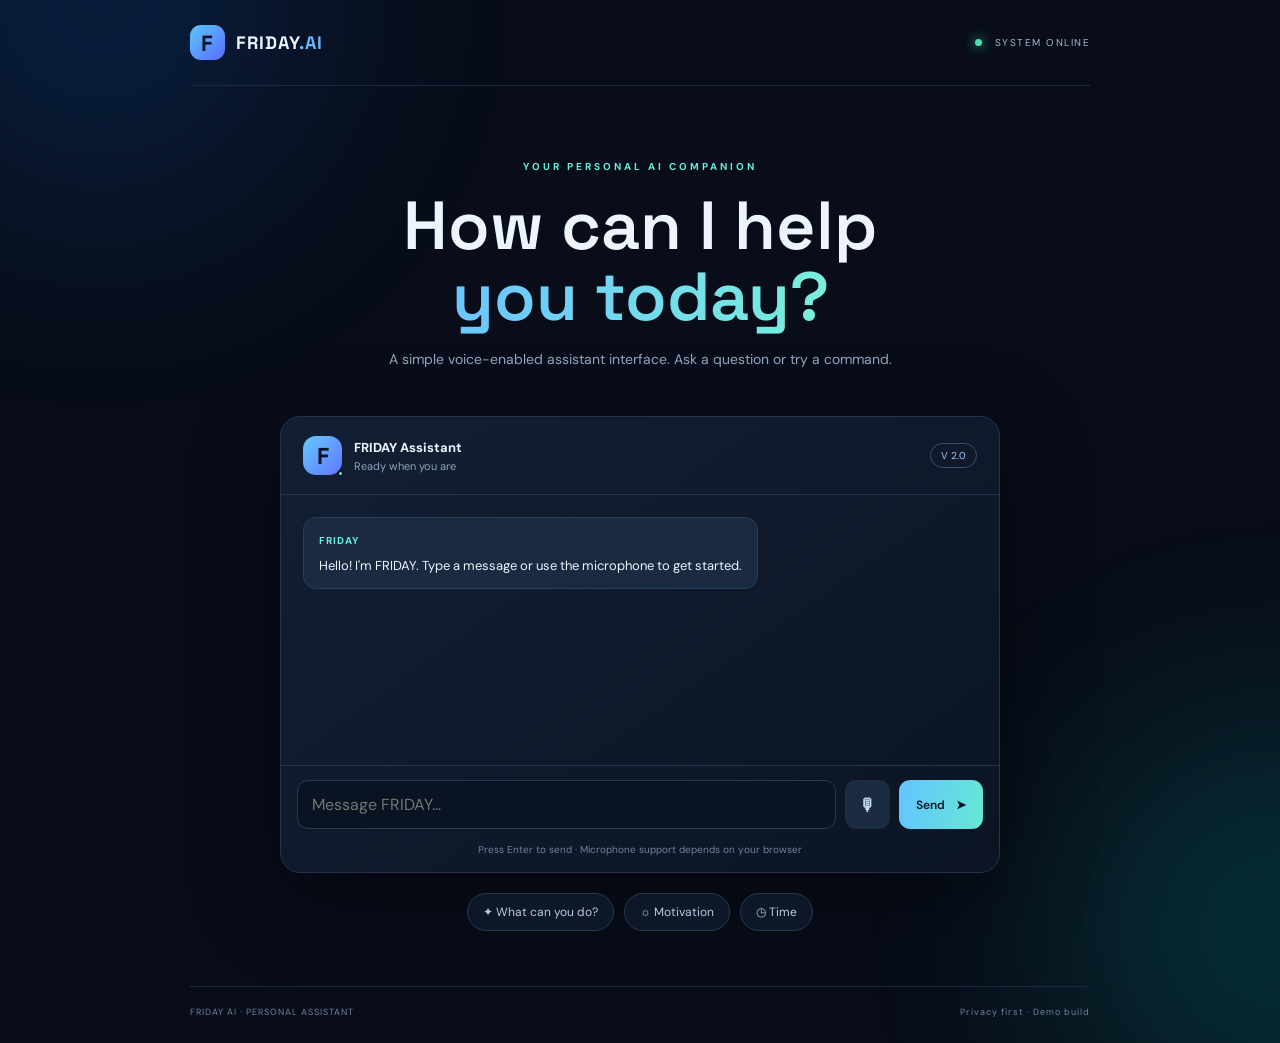
<file: index.html>
<!doctype html>
<html lang="en">
<head>
  <meta charset="utf-8">
  <meta name="viewport" content="width=device-width, initial-scale=1">
  <meta name="theme-color" content="#080d19">
  <title>FRIDAY — AI Assistant</title>
  <link rel="stylesheet" href="style.css">
</head>
<body>
  <div class="ambient ambient-one"></div><div class="ambient ambient-two"></div>
  <main class="shell">
    <header class="topbar">
      <a class="brand" href="#"><span class="logo">F</span><span>FRIDAY<span class="muted">.AI</span></span></a>
      <div class="status"><i></i> SYSTEM ONLINE</div>
    </header>

    <section class="hero">
      <p class="eyebrow">YOUR PERSONAL AI COMPANION</p>
      <h1>How can I help<br><span>you today?</span></h1>
      <p class="sub">A simple voice-enabled assistant interface. Ask a question or try a command.</p>
    </section>

    <section class="assistant-card">
      <div class="card-head">
        <div class="avatar">F<span></span></div>
        <div><strong>FRIDAY Assistant</strong><small id="assistant-status">Ready when you are</small></div>
        <span class="pill">V 2.0</span>
      </div>
      <div class="chat" id="chat" aria-live="polite">
        <div class="message bot"><b>FRIDAY</b><p>Hello! I'm FRIDAY. Type a message or use the microphone to get started.</p></div>
      </div>
      <form id="chat-form" class="composer">
        <input id="message-input" autocomplete="off" placeholder="Message FRIDAY..." aria-label="Message FRIDAY">
        <button class="mic" type="button" id="mic-button" title="Use microphone" aria-label="Use microphone">🎙</button>
        <button class="send" type="submit">Send <span>➤</span></button>
      </form>
      <div class="hint">Press Enter to send · Microphone support depends on your browser</div>
    </section>

    <section class="quick">
      <button data-prompt="What can you do?">✦ What can you do?</button>
      <button data-prompt="Give me a motivational quote">☼ Motivation</button>
      <button data-prompt="Tell me the time">◷ Time</button>
    </section>

    <footer><span>FRIDAY AI · PERSONAL ASSISTANT</span><span>Privacy first · Demo build</span></footer>
  </main>
  <script src="app.js"></script>
</body>
</html>
</file>
<file: style.css>
@import url('https://fonts.googleapis.com/css2?family=DM+Sans:wght@400;500;600;700&family=Space+Grotesk:wght@400;500;600;700&display=swap');
:root{color-scheme:dark;--bg:#080d19;--panel:#101a2b;--line:#24344c;--text:#edf4ff;--muted:#91a3bd;--blue:#69b7ff;--cyan:#64f0df}
*{box-sizing:border-box}body{margin:0;min-height:100vh;background:var(--bg);color:var(--text);font-family:'DM Sans',sans-serif;overflow-x:hidden}
.ambient{position:fixed;width:440px;height:440px;border-radius:50%;filter:blur(110px);opacity:.18;pointer-events:none}.ambient-one{background:#1269dc;top:-220px;left:-120px}.ambient-two{background:#05bfae;right:-220px;bottom:-250px}
.shell{position:relative;width:min(900px,calc(100% - 36px));margin:auto;z-index:1}.topbar{height:86px;display:flex;align-items:center;justify-content:space-between;border-bottom:1px solid #1a2940}
.brand{display:flex;align-items:center;gap:11px;text-decoration:none;color:var(--text);font:700 18px 'Space Grotesk',sans-serif;letter-spacing:1px}.logo{display:grid;place-items:center;width:35px;height:35px;border-radius:11px;background:linear-gradient(135deg,#5cc7ff,#596cff);color:#071326;font-size:22px}.muted{color:var(--blue)}
.status{font-size:10px;letter-spacing:1.5px;color:#a7b8ce}.status i{display:inline-block;width:7px;height:7px;background:#4de1b2;border-radius:50%;margin-right:8px;box-shadow:0 0 12px #4de1b2}
.hero{text-align:center;padding:64px 0 34px}.eyebrow{font-size:10px;letter-spacing:3px;color:var(--cyan);font-weight:700}.hero h1{font:600 clamp(42px,8vw,68px)/1.04 'Space Grotesk',sans-serif;margin:18px 0}.hero h1 span{background:linear-gradient(90deg,#6bc5ff,#78f0dc);background-clip:text;color:transparent}.sub{color:var(--muted);font-size:14px}
.assistant-card{max-width:720px;margin:0 auto;background:linear-gradient(145deg,rgba(19,32,52,.96),rgba(12,21,36,.96));border:1px solid var(--line);border-radius:20px;box-shadow:0 24px 90px #0007;overflow:hidden}
.card-head{display:flex;align-items:center;gap:12px;padding:19px 22px;border-bottom:1px solid var(--line)}.avatar{position:relative;width:39px;height:39px;border-radius:13px;background:linear-gradient(135deg,#64c9ff,#6276ff);display:grid;place-items:center;color:#071326;font:700 23px 'Space Grotesk'}.avatar span{position:absolute;width:7px;height:7px;border-radius:50%;background:#61f2c5;right:-2px;bottom:-2px;border:2px solid var(--panel)}
.card-head strong{display:block;font-size:13px}.card-head small{display:block;color:var(--muted);font-size:11px;margin-top:3px}.pill{margin-left:auto;border:1px solid #34506d;border-radius:20px;padding:5px 10px;color:#9bcaff;font-size:10px}
.chat{height:270px;overflow:auto;padding:22px;display:flex;flex-direction:column;gap:14px}.message{max-width:82%;padding:12px 15px;border-radius:13px;font-size:13px;line-height:1.55}.message p{margin:5px 0 0}.message b{font-size:10px;letter-spacing:1px;color:var(--cyan)}.bot{align-self:flex-start;background:#1a2a40;border:1px solid #293e58}.user{align-self:flex-end;background:#174d75;border:1px solid #276d9d}.user b{color:#b8e4ff}
.composer{display:flex;gap:9px;padding:14px 16px;border-top:1px solid var(--line)}.composer input{flex:1;min-width:0;background:#091321;border:1px solid #263a54;border-radius:11px;padding:13px 14px;color:white;font:inherit;outline:none}.composer input:focus{border-color:#5daeff}.composer button{border:0;border-radius:11px;cursor:pointer;font:600 12px 'DM Sans'}.mic{width:45px;background:#1b2b41;color:#c4d8ed;font-size:17px!important}.send{padding:0 17px;background:linear-gradient(100deg,#64c4ff,#64e8d5);color:#071523}.send span{margin-left:8px}.hint{text-align:center;color:#70839d;font-size:10px;padding:0 10px 16px}
.quick{display:flex;justify-content:center;gap:10px;flex-wrap:wrap;margin:20px 0 55px}.quick button{background:#0d1727;border:1px solid #263a54;color:#b8cbe0;border-radius:30px;padding:10px 15px;font:12px 'DM Sans';cursor:pointer}.quick button:hover{border-color:#66bdf5;color:white}
footer{border-top:1px solid #1a2940;padding:19px 0 25px;display:flex;justify-content:space-between;color:#71849e;font-size:9px;letter-spacing:1px}
@media(max-width:560px){.hero{padding:48px 0 27px}.chat{height:300px;padding:15px}.message{max-width:94%}.composer{padding:11px}.send{padding:0 12px}footer{font-size:8px}}
</file>
